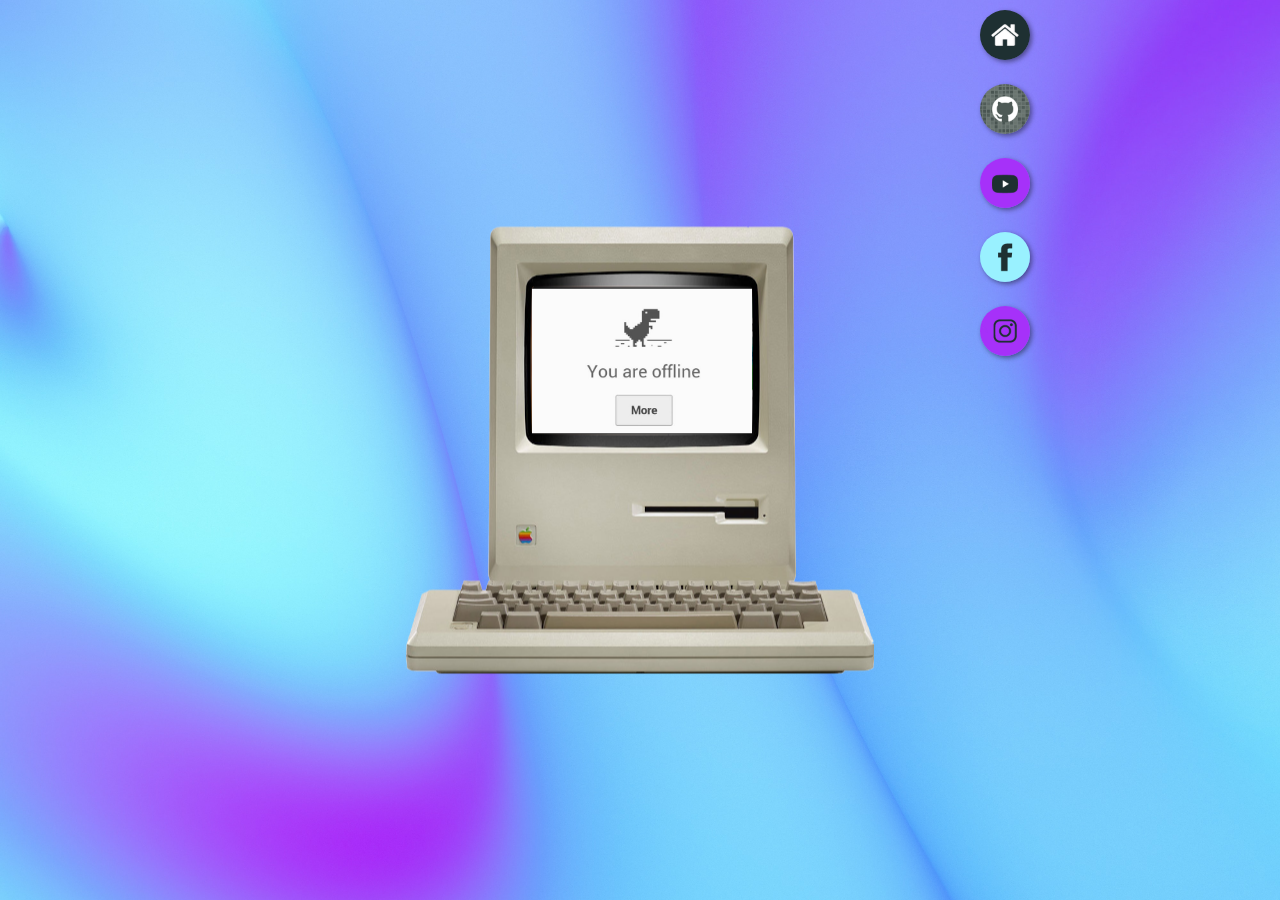
<file: index.html>
<!DOCTYPE html>
<html lang="pt-br">
<head>
    <meta charset="UTF-8">
    <meta http-equiv="X-UA-Compatible" content="IE=edge">
    <meta name="viewport" content="width=device-width, initial-scale=1.0">
    <link rel="shortcut icon" href="computer.ico" type="image/x-icon">
    <link rel="stylesheet" href="estilos/style.css">
    <title>Projeto Redes Sociais</title>
</head>
<body>
    <main>
        <section id="computador">
            <iframe src="home.html" name="tela" id="tela" frameborder="0">
                Infelizmente seu navegador não compatível
            </iframe>
        </section>

        <section id="redes-sociais">

            <a href="home.html" target="tela"><img src="imagens/logo-home.jpg" alt="Home"></a>  <br>
            <a href="github.html" target="tela"><img src="imagens/logo-github.jpg" alt="Github"></a> <br>
            <a href="youtube.html" target="tela"><img src="imagens/logo-youtube.jpg" alt="Youtube"></a> <br>
            <a href="facebook.html" target="tela"><img src="imagens/logo-facebook.jpg" alt=""></a> <br>
            <a href="instagram.html" target="tela"><img src="imagens/logo-insta.jpg" alt="Instagram"></a> <br>
            
        </section>
    </main>
    
</body>
</html>
</file>
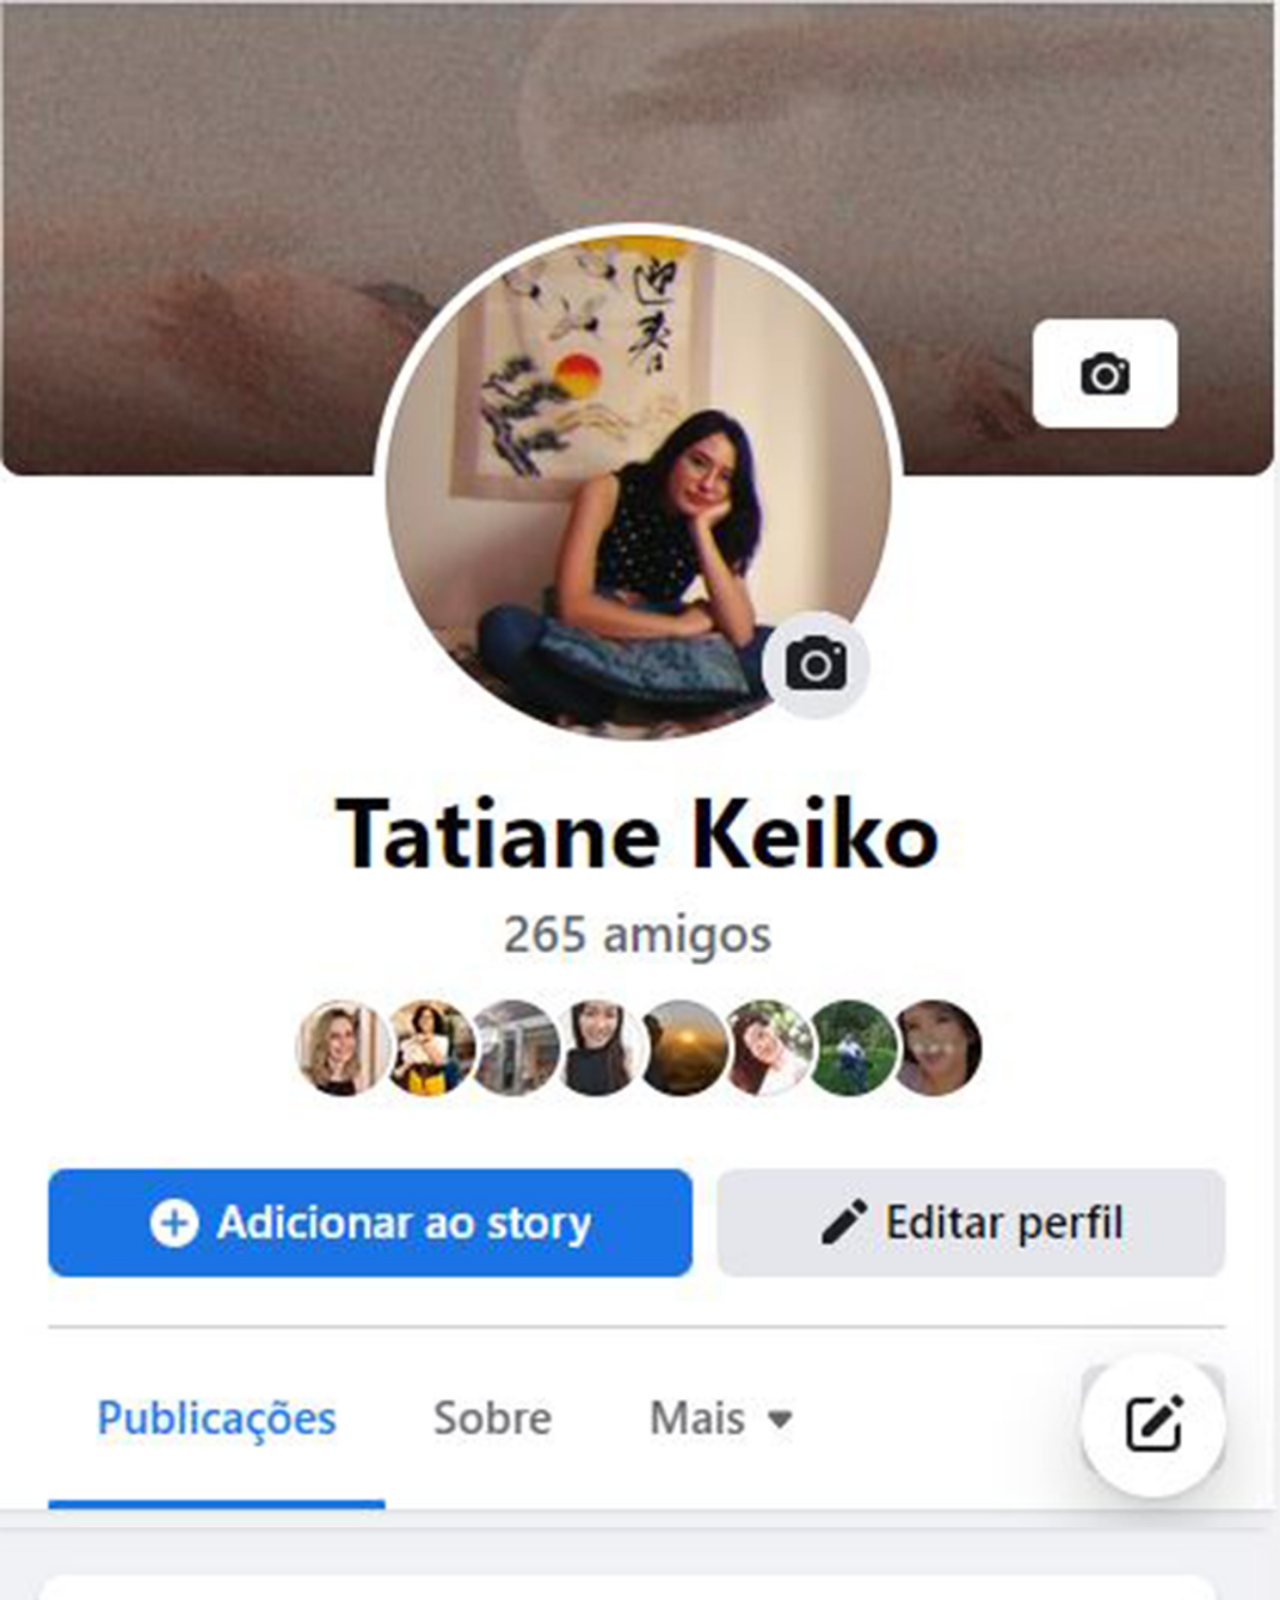
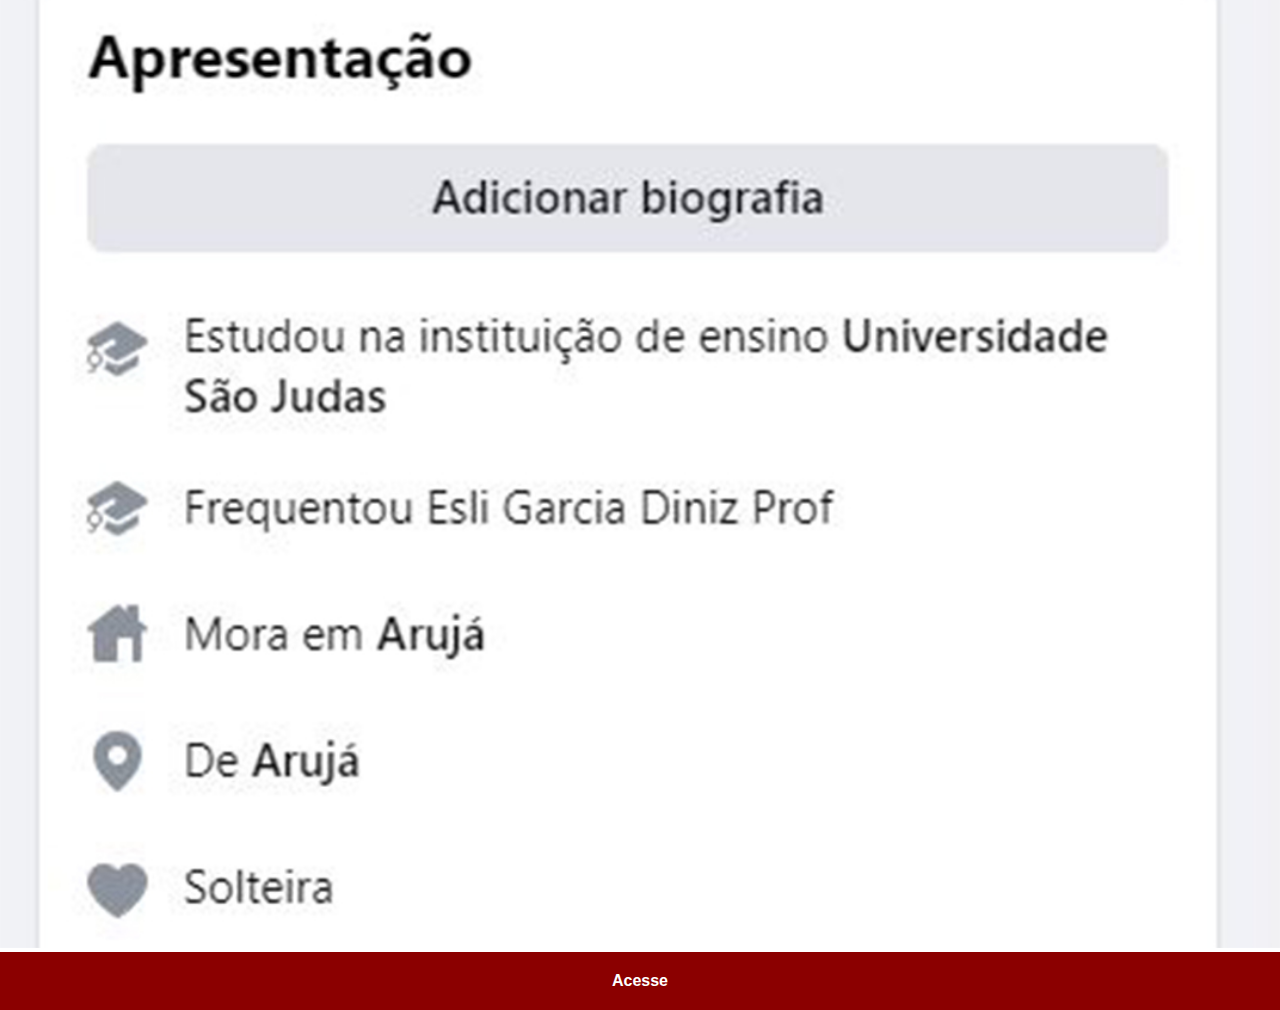
<file: facebook.html>
<!DOCTYPE html>
<html lang="pt-br">
<head>
    <meta charset="UTF-8">
    <meta http-equiv="X-UA-Compatible" content="IE=edge">
    <meta name="viewport" content="width=device-width, initial-scale=1.0">
    <title>Facebook</title>
    <link rel="stylesheet" href="estilos/social.css">
</head>
<body>
    <img src="imagens/tela-facebook2.jpg" alt="Facebook">
    <a href="https://www.facebook.com/tatiane.keiko.miko" target="_blank">Acesse</a>
</body>
</html>
</file>
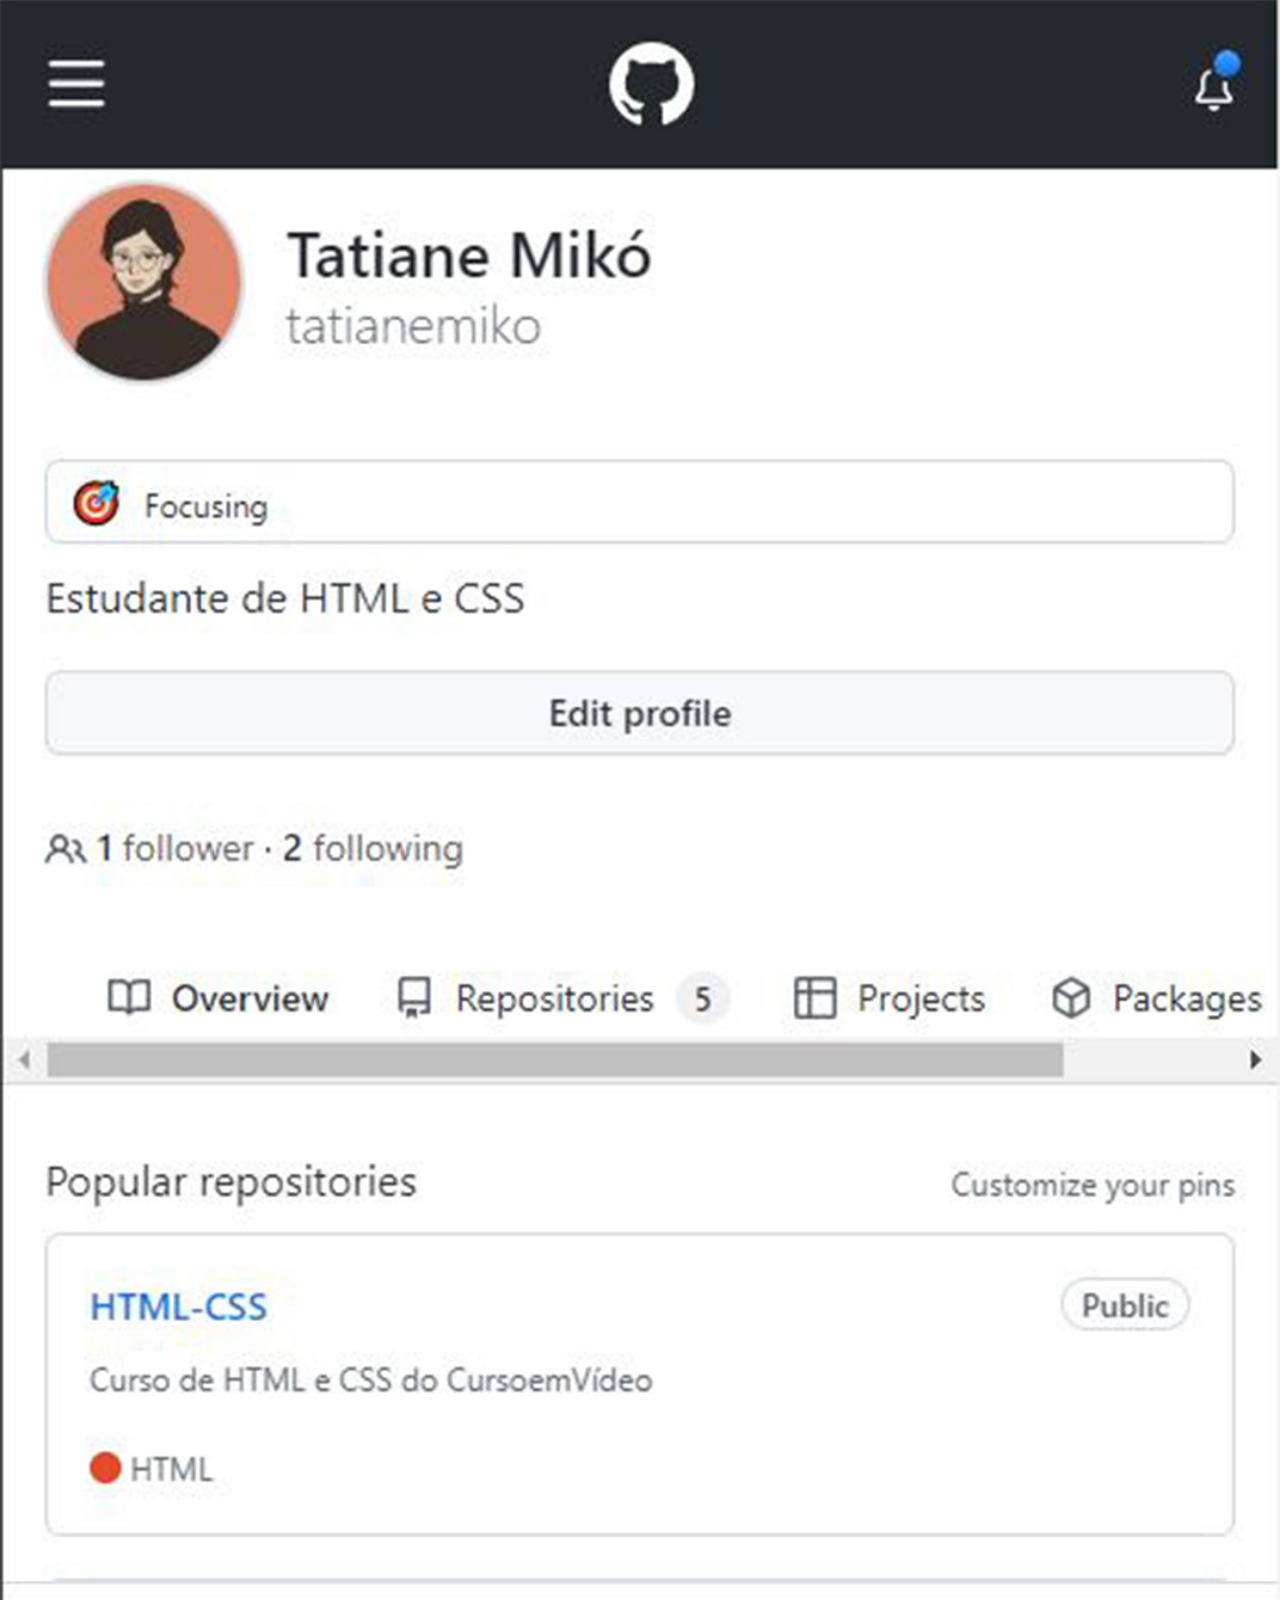
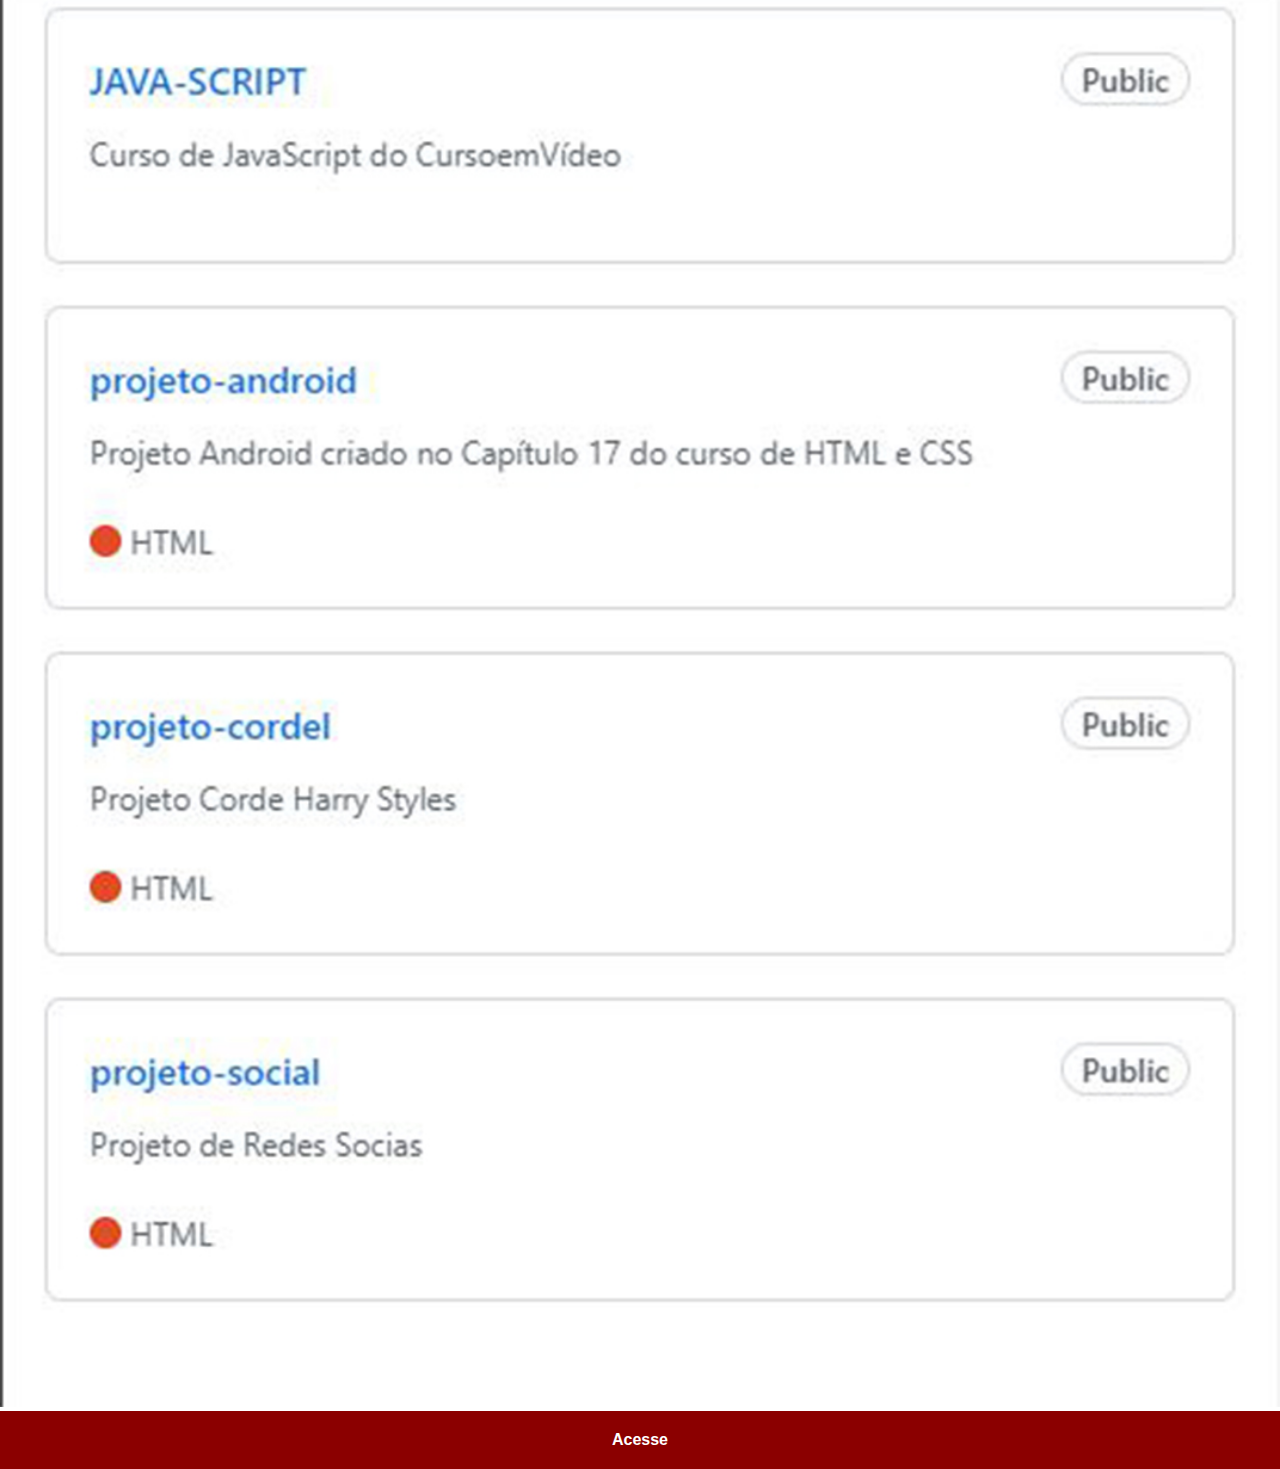
<file: github.html>
<!DOCTYPE html>
<html lang="pt-br">
<head>
    <meta charset="UTF-8">
    <meta http-equiv="X-UA-Compatible" content="IE=edge">
    <meta name="viewport" content="width=device-width, initial-scale=1.0">
    <title>Github</title>
    <link rel="stylesheet" href="estilos/social.css">
</head>
<body>
    <img src="imagens/tela-github2.jpg" alt="GitHub">
    <a href="https://github.com/tatianemiko?tab=overview&from=2023-01-01&to=2023-01-17" target="_blank">Acesse</a>
</body>
</html>
</file>
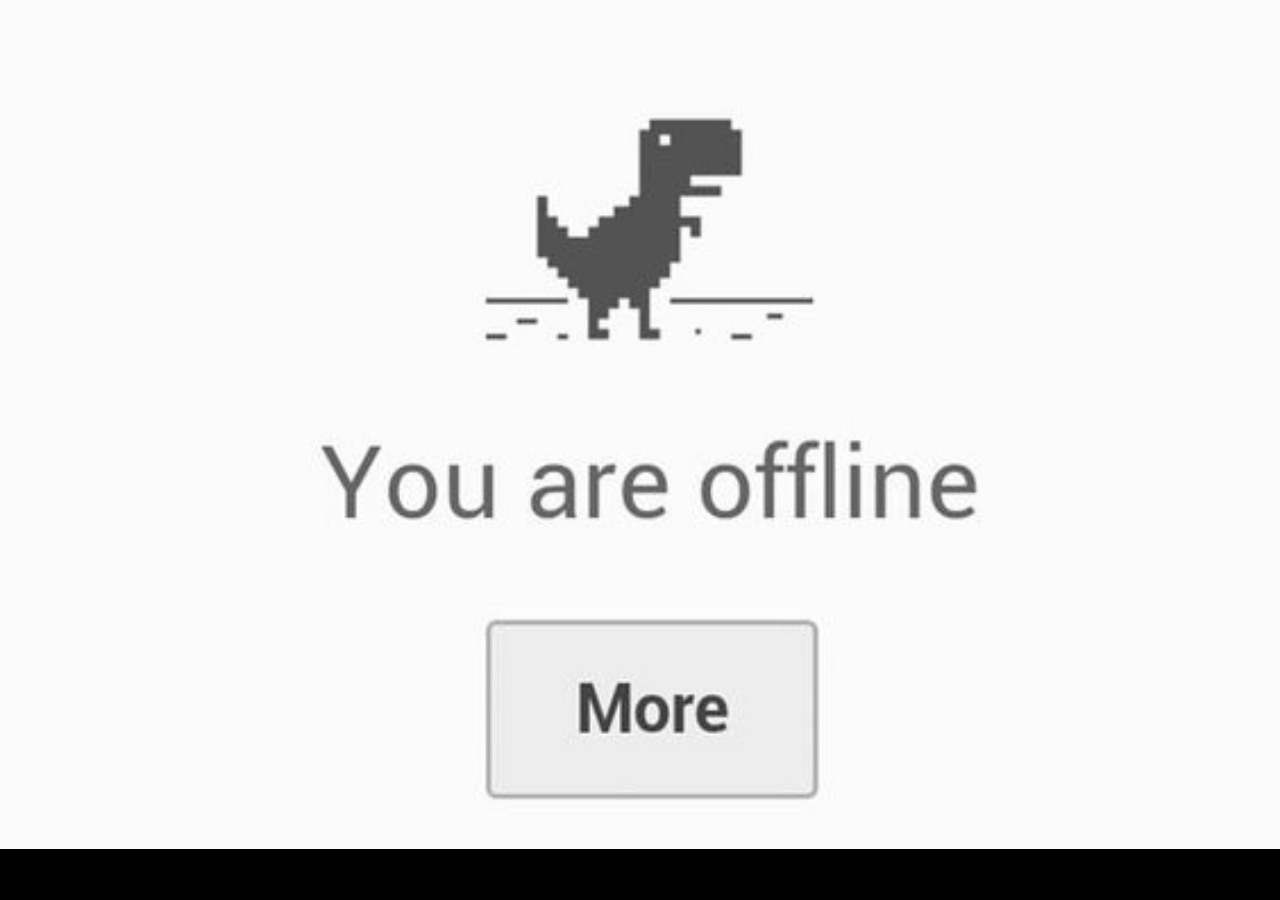
<file: home.html>
<!DOCTYPE html>
<html lang="pt-br">
<head>
    <meta charset="UTF-8">
    <meta http-equiv="X-UA-Compatible" content="IE=edge">
    <meta name="viewport" content="width=device-width, initial-scale=1.0">
    <title>home</title>
    <style>
        * {
            margin: 0px;
            padding: 0px;
        }
        
        body {
            height: 100px;
            width: 100px;
            background: black url(imagens/home.jpg) no-repeat top center;
            background-size: cover;
        }
    </style>
</head>
<body>
    
</body>
</html>
</file>
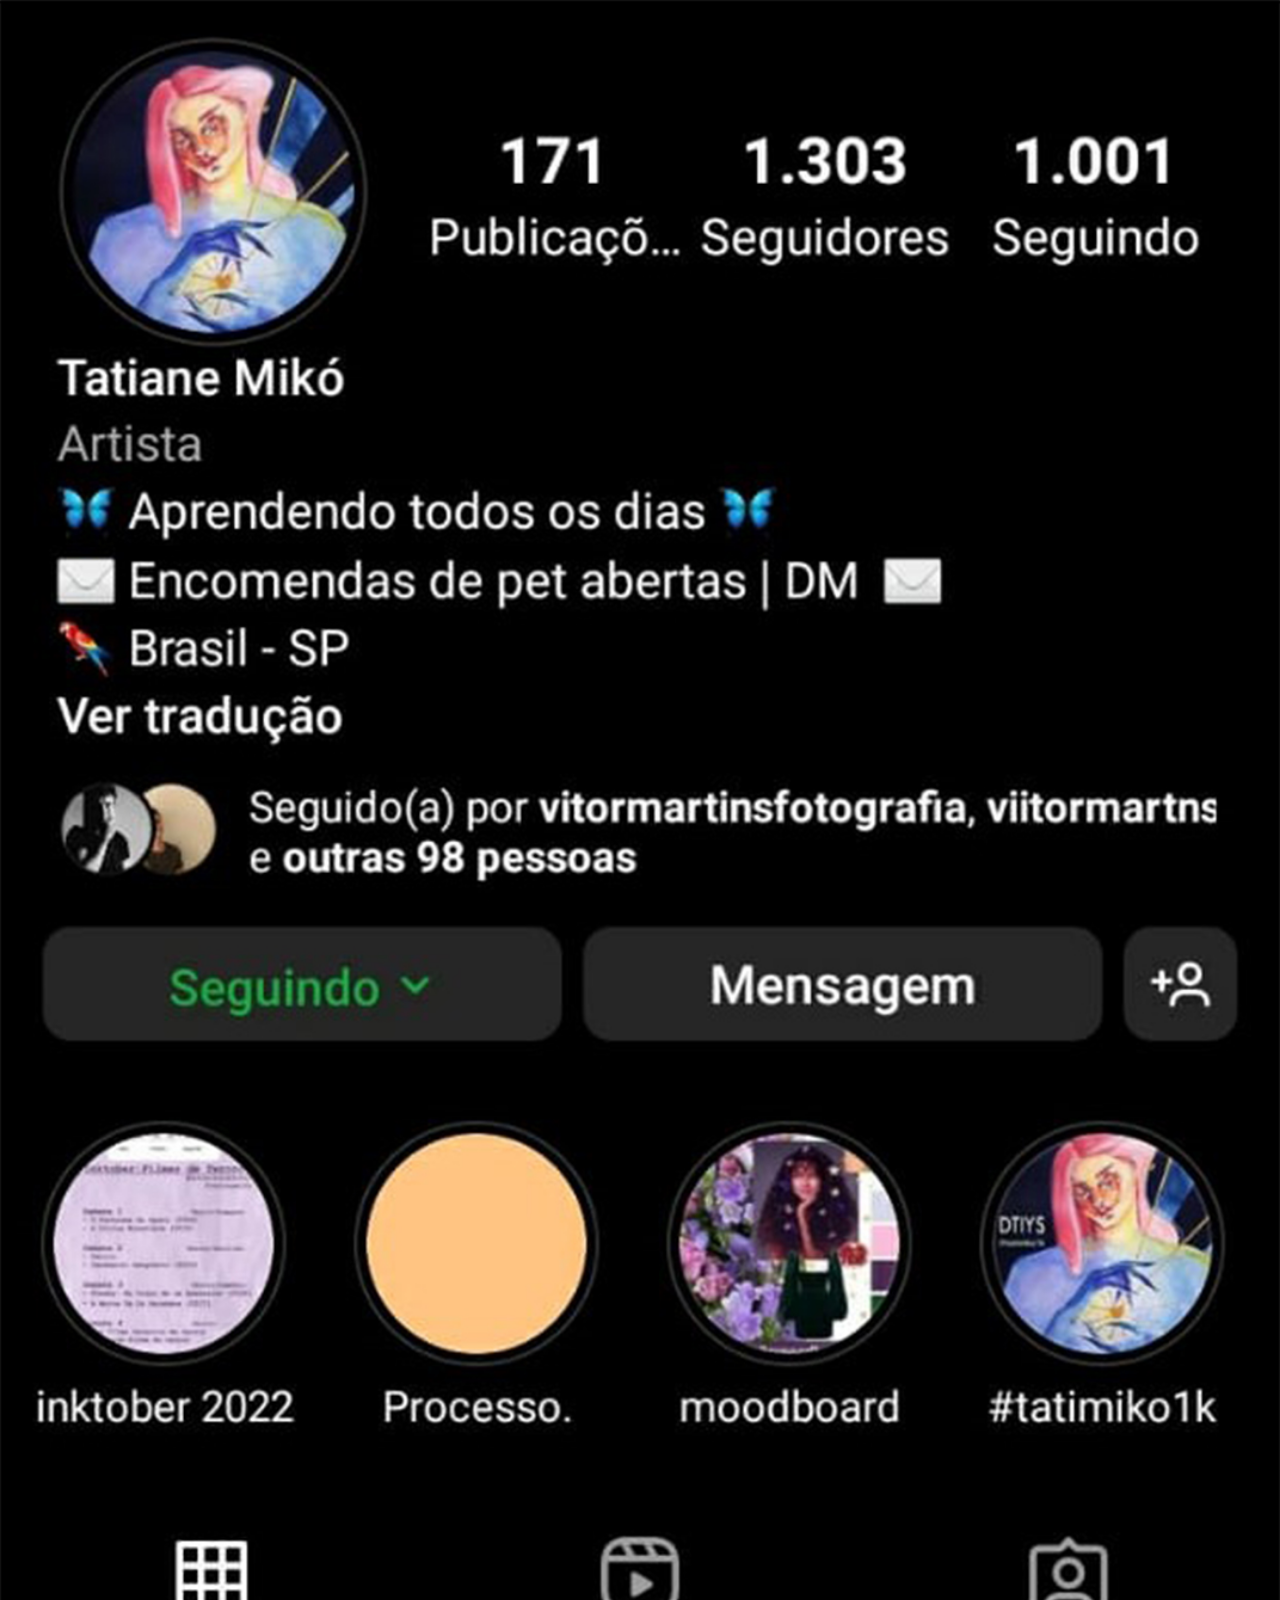
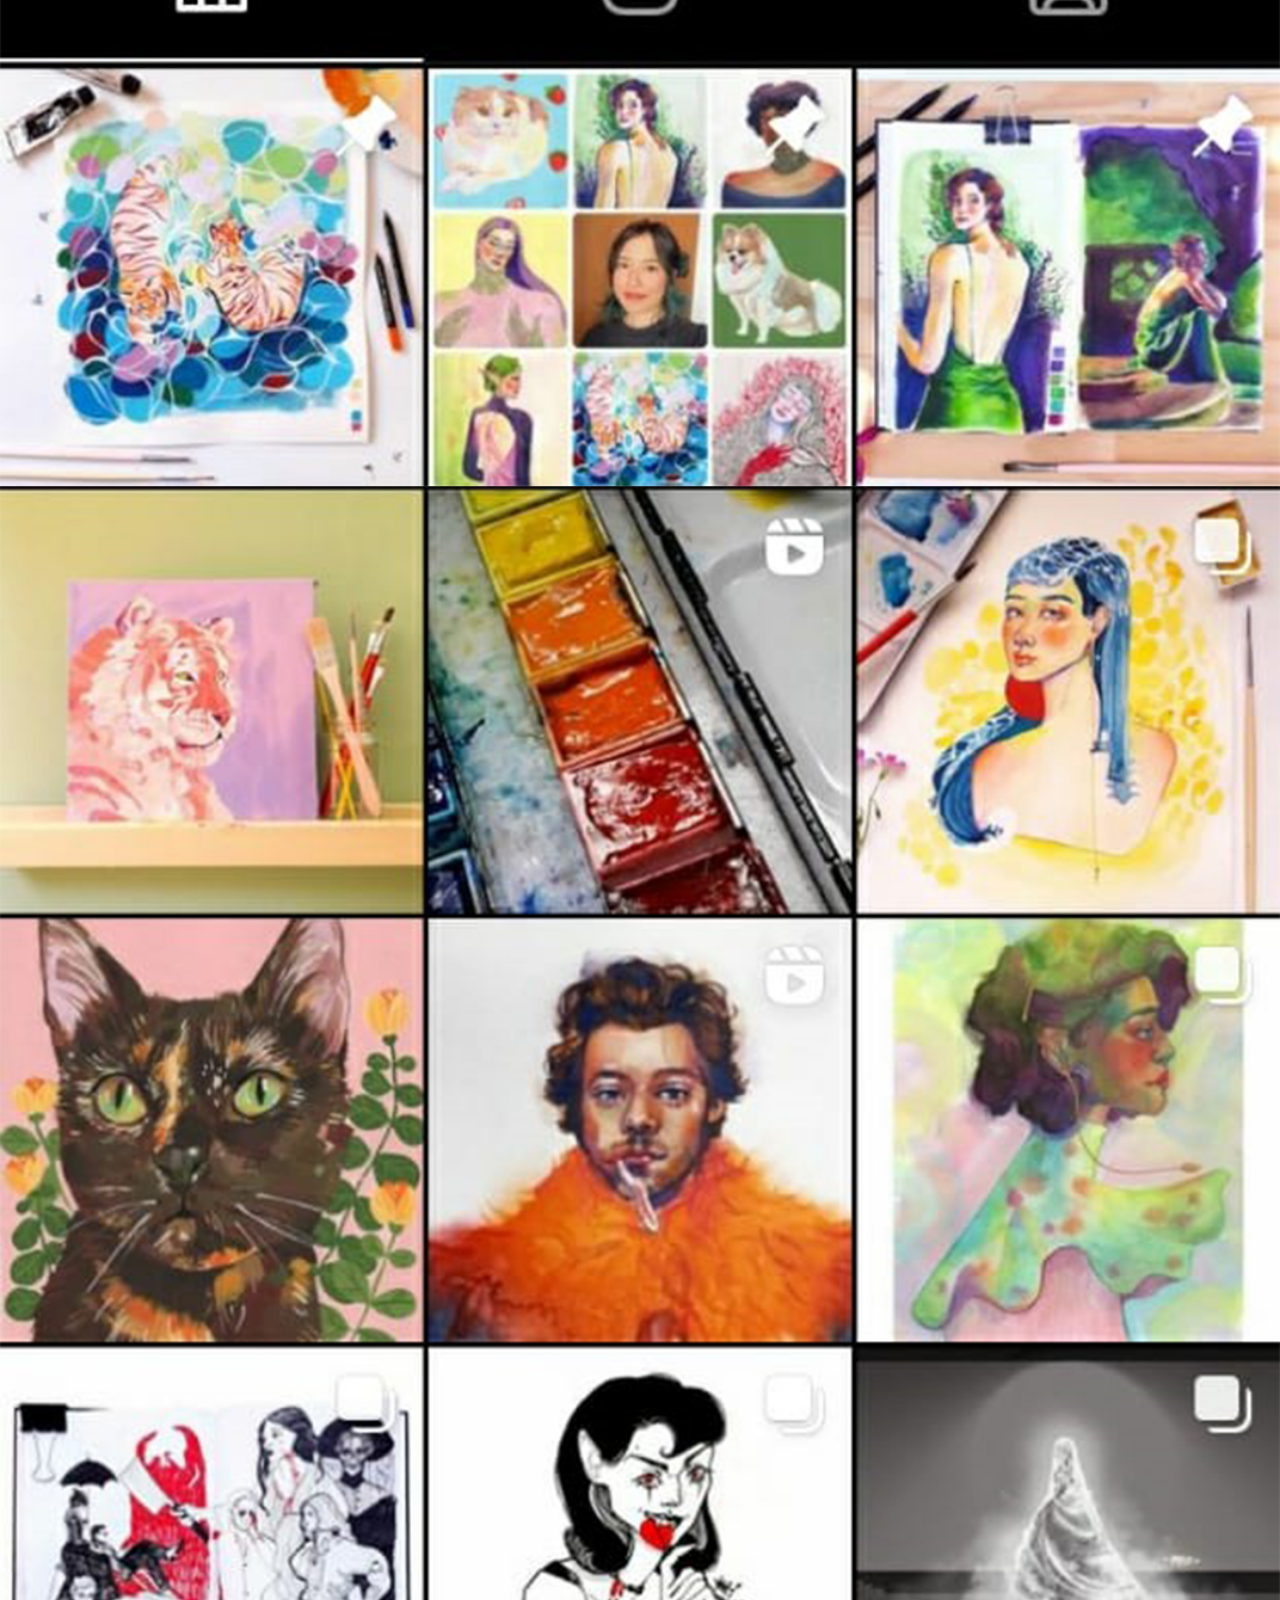
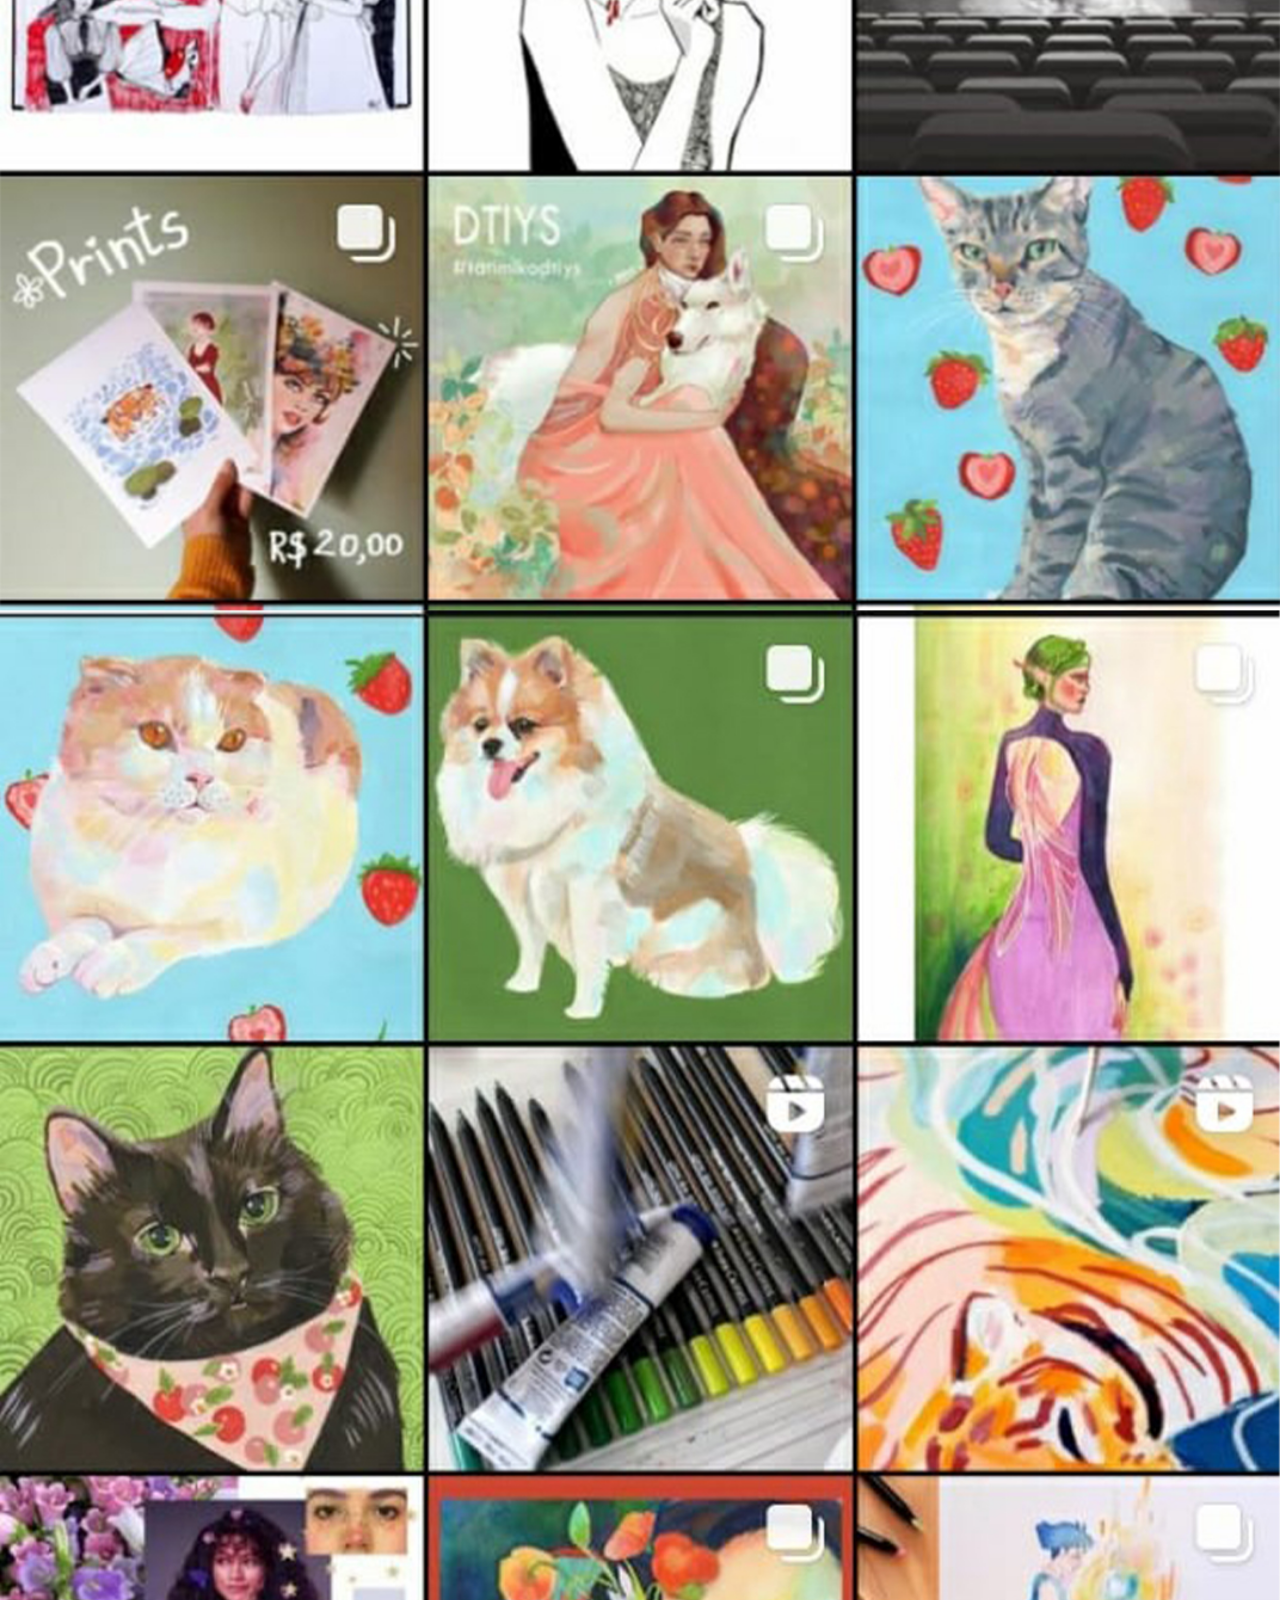
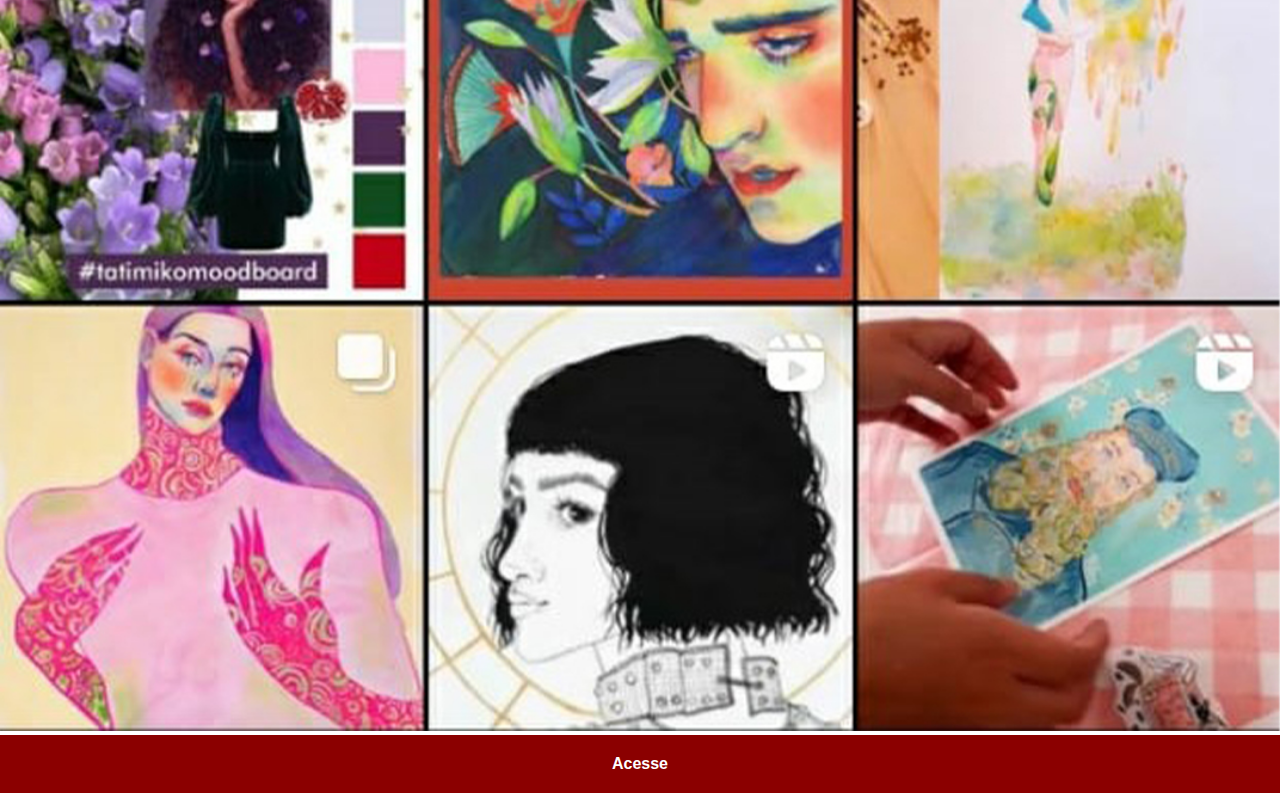
<file: instagram.html>
<!DOCTYPE html>
<html lang="pt-br">
<head>
    <meta charset="UTF-8">
    <meta http-equiv="X-UA-Compatible" content="IE=edge">
    <meta name="viewport" content="width=device-width, initial-scale=1.0">
    <title>Instagram</title>
    <link rel="stylesheet" href="estilos/social.css">
</head>
<body>
    <img src="imagens/tela-instagram2.jpg" alt="Instagram">
    <a href="https://www.instagram.com/tatianemiko/" target="_blank">Acesse</a>
</body>
</html>
</file>
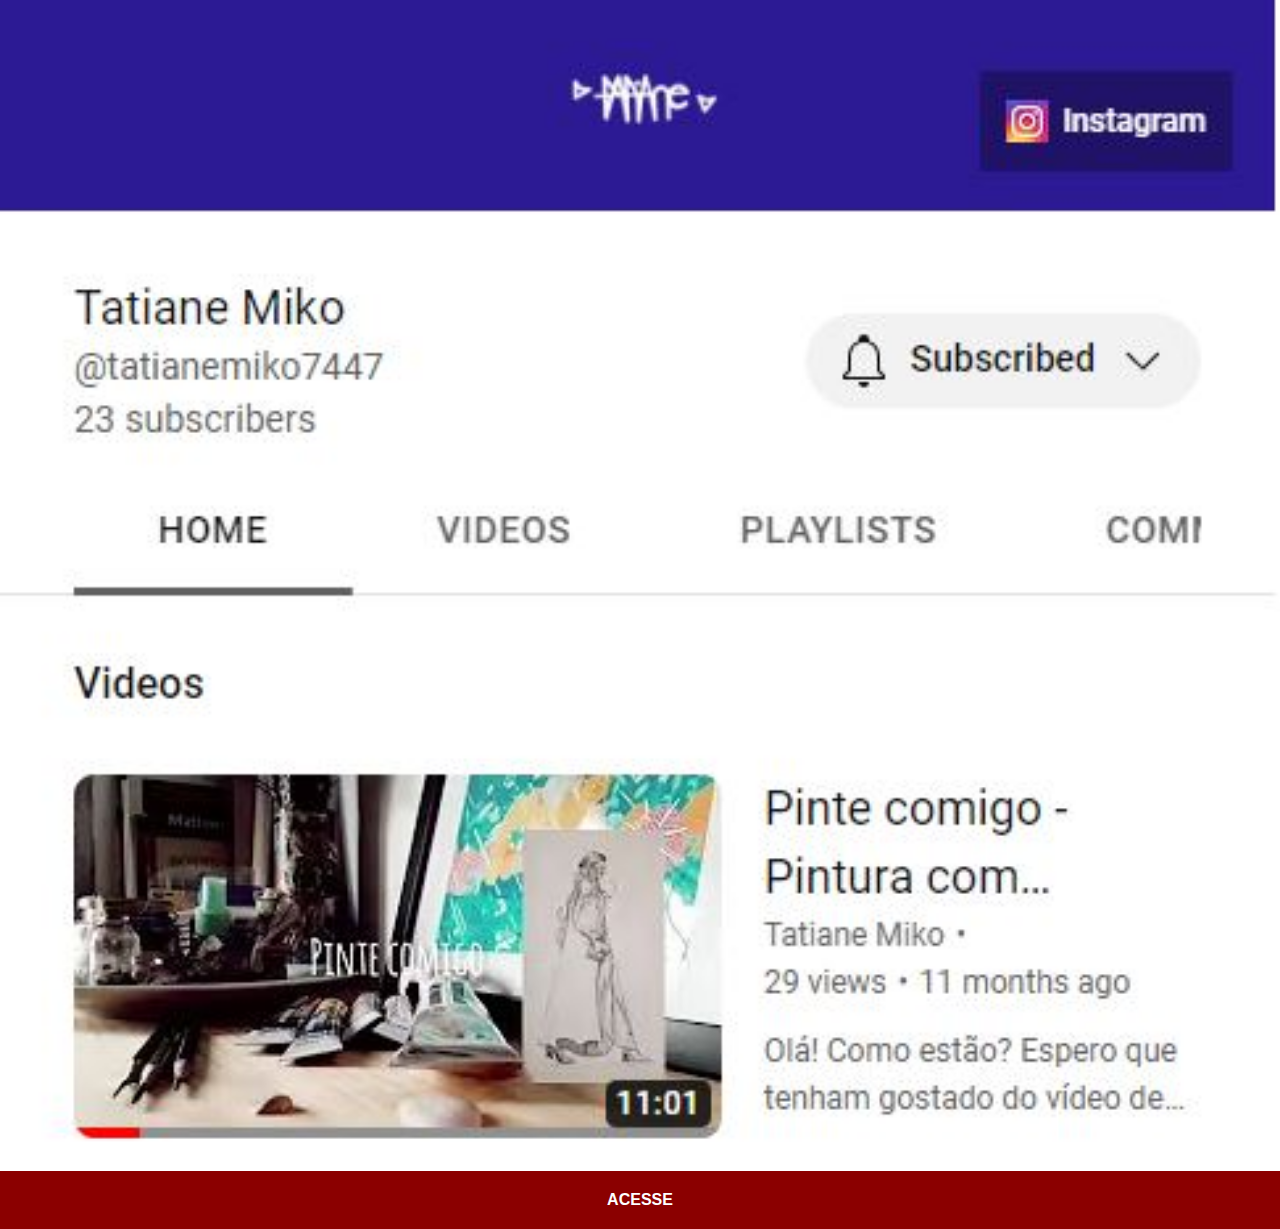
<file: youtube.html>
<!DOCTYPE html>
<html lang="pt-br">
<head>
    <meta charset="UTF-8">
    <meta http-equiv="X-UA-Compatible" content="IE=edge">
    <meta name="viewport" content="width=device-width, initial-scale=1.0">
    <title>Youtube</title>
    <link rel="stylesheet" href="estilos/social.css">
</head>
<body>
    <img src="imagens/tela-youtube2.jpg" alt="Youtube">
    <a href="https://www.youtube.com/@tatianemiko7447" target="_blank">ACESSE</a>
</body>
</html>
</file>
<file: estilos/style.css>
@charset "UTF-8";

* {
    margin: 0px;
    padding: 0px;
    font-family: Arial, Helvetica, sans-serif;
}

html, body {
    height: 100vh;
    width: 100vw;
    background-color: black;
}

body {
    background: url(../imagens/fundo-aura.jpg) no-repeat
    top center;
    background-size: cover;
    background-attachment: fixed;
}
main {
    min-width: 400px;
    max-width: 800px;
    margin: auto;
    position: relative;
    height: 100vh;
}

img {
    width: 100%;
}

section#computador {
    position: absolute;
    top: 50%;
    left: 50%;
    transform: translate(-50%, -50%);

    height: 449px;
    width: 468px;
    background-color: blue;
    background: url(../imagens/frame-computador.png) no-repeat;
}

iframe#tela {
    position: relative;
    top: 63px;
    left: 126px;
    height: 145px;
    width: 220px;
}

section#redes-sociais {  
    text-align: right;
}

section#redes-sociais img {
    width: 50px;
    margin: 10px;
    border-radius: 50%;
    box-shadow: 2px 2px 5px rgba(0, 0, 0, 0.438);
    box-sizing: border-box;
}

section#redes-sociais img:hover {
    border: 2px solid rgba(255, 255, 255, 0.644);
    transform: translate(-3px, -3px);
    box-shadow: 5px 5px 10px rgba(0, 0, 0, 0.616);
    transition: transform .3s, border .5s;


}
</file>
<file: estilos/social.css>
@charset "UTF-8";


* {
    margin: 0px;
    padding: 0px;
}

body {
    font-family: Arial, Helvetica, sans-serif;
}

::-webkit-scrollbar {
    width: 0px;
    height: 0px;
}

img {
    width: 100vw;
}

a {
    display: block;
    color: white;
    text-decoration: none;
    text-align: center;
    background-color: darkred;
    padding: 20px;
    font-weight: bolder;

}

a:hover {
    background-color: red;
}
</file>
